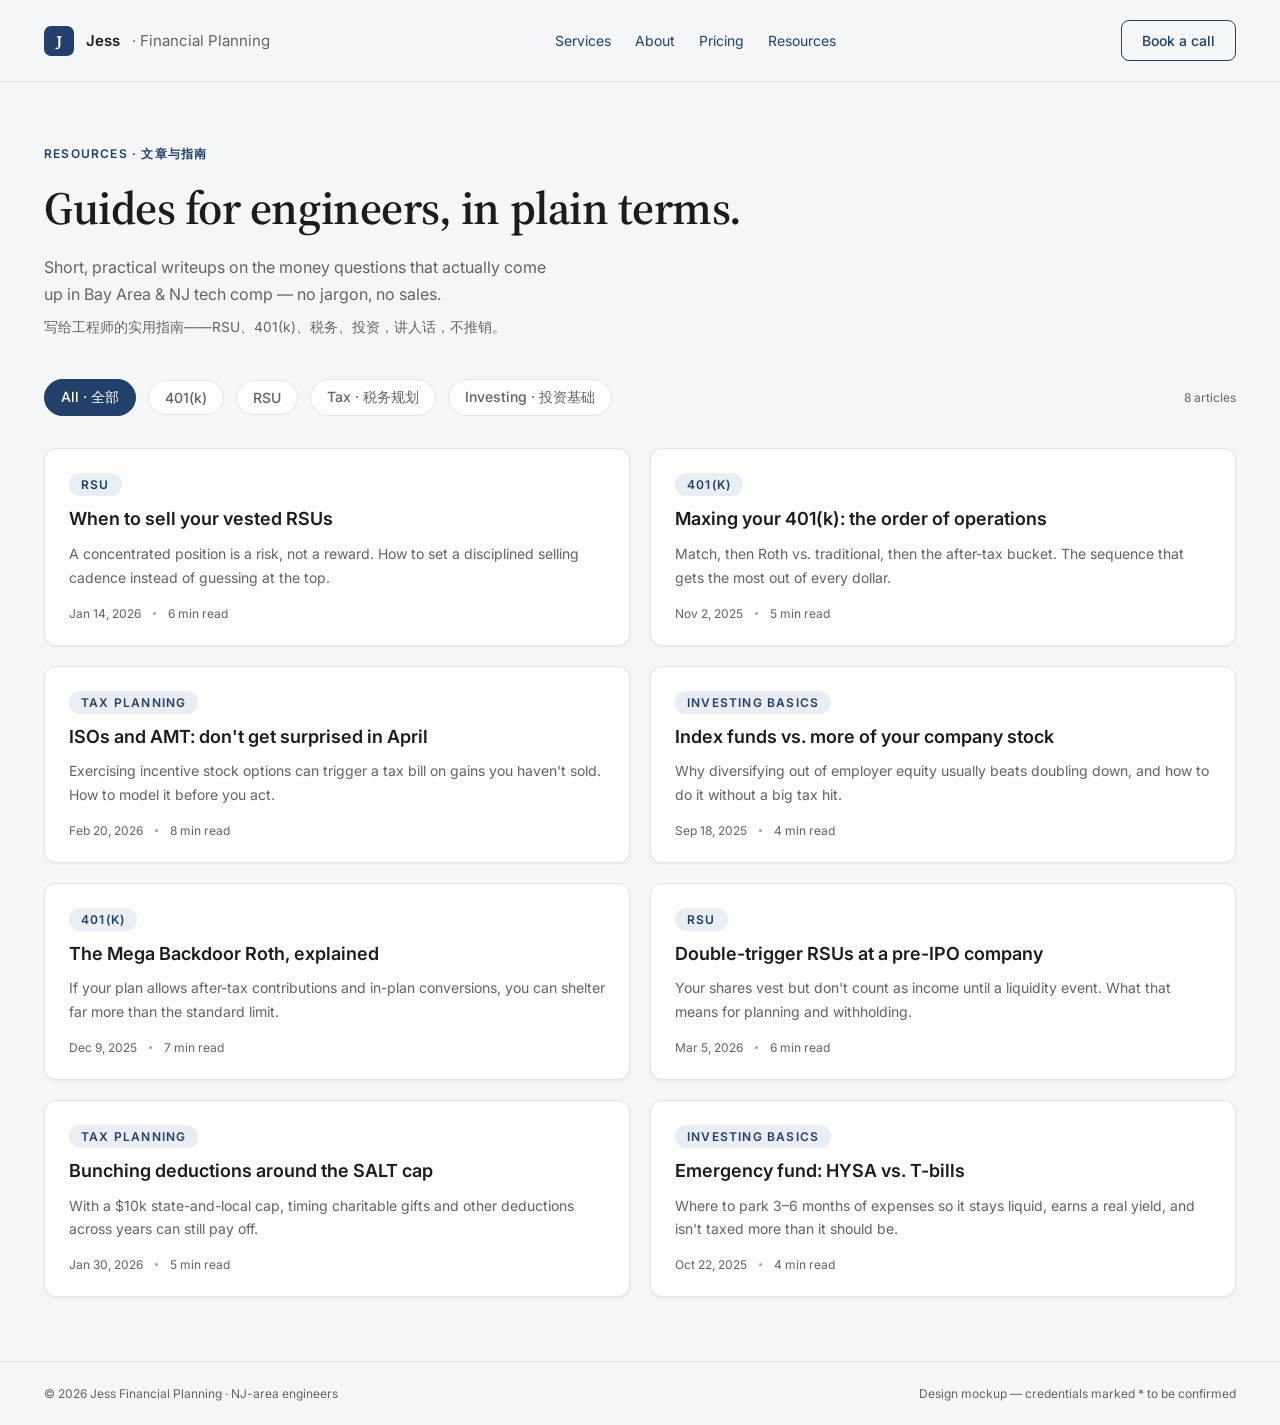
<file: resources.html>
<!DOCTYPE html>
<html lang="zh-Hans">
<head>
<meta charset="utf-8">
<meta name="viewport" content="width=device-width, initial-scale=1">
<title>Resources · Jess Financial Planning</title>
<link rel="stylesheet" href="styles.css">
<style>
  body{margin:0;background:var(--surface-page);color:var(--fg-1);font-family:var(--font-body)}
  a{color:var(--accent)}a:hover{color:var(--accent-strong)}
  .page *{box-sizing:border-box}
  .serif{font-family:var(--font-display)}
  .zh{display:block;color:var(--fg-2);font-size:.86em;margin-top:var(--space-2)}
  .nav{display:flex;align-items:center;justify-content:space-between;padding:var(--space-5) var(--gutter);border-bottom:1px solid var(--border-1)}
  .brand{display:flex;align-items:center;gap:var(--space-3);font-weight:var(--fw-semibold);font-size:var(--text-body)}
  .mark{width:30px;height:30px;border-radius:var(--radius-sm);background:var(--accent);color:var(--fg-on-accent);display:grid;place-items:center;font-family:var(--font-display);font-size:var(--text-lead);font-weight:var(--fw-semibold)}
  .navlinks{display:flex;gap:var(--space-6);font-size:var(--text-sm);color:var(--fg-2)}
  .navlinks a{text-decoration:none}.navlinks a:hover{color:var(--accent)}
  .navlinks a[aria-current="page"]{color:var(--accent)}
  @media(max-width:640px){.navlinks{display:none}}
  .btn{display:inline-flex;align-items:center;justify-content:center;gap:var(--space-2);font-family:var(--font-body);font-size:var(--text-sm);font-weight:var(--fw-medium);padding:11px 20px;border-radius:var(--radius-md);border:1px solid transparent;cursor:pointer;text-decoration:none;transition:background .15s,color .15s,border-color .15s}
  .btn-outline{border-color:var(--accent);color:var(--accent);background:transparent}
  .btn-outline:hover{background:var(--accent-soft)}
  .foot{padding:var(--space-6) var(--gutter);border-top:1px solid var(--border-1);display:flex;justify-content:space-between;gap:var(--space-4);flex-wrap:wrap;color:var(--fg-2);font-size:var(--text-caption)}
  .eyebrow{font-size:var(--text-caption);letter-spacing:var(--tracking-eyebrow);text-transform:uppercase;color:var(--accent);font-weight:var(--fw-semibold)}
  .h1{font-size:var(--text-h1);line-height:var(--lh-tight);font-weight:var(--fw-semibold);letter-spacing:var(--tracking-tight);margin:0}
  .lead{font-size:var(--text-lead);line-height:var(--lh-body);color:var(--fg-2);max-width:52ch;margin:0}
  .head{display:flex;flex-direction:column;gap:var(--space-5);padding:var(--section-y) var(--gutter) var(--space-10)}
  .filters{display:flex;flex-wrap:wrap;gap:var(--space-3);padding:0 var(--gutter) var(--space-8);align-items:center}
  .chip{font-family:var(--font-body);font-size:var(--text-sm);font-weight:var(--fw-medium);padding:var(--space-2) var(--space-4);border-radius:var(--radius-pill);border:1px solid var(--border-1);background:var(--surface-card);color:var(--fg-2);cursor:pointer;transition:background .15s,color .15s,border-color .15s}
  .chip:hover{border-color:var(--accent);color:var(--accent)}
  .chip-active{background:var(--accent);border-color:var(--accent);color:var(--fg-on-accent)}
  .chip-active:hover{color:var(--fg-on-accent)}
  .count{font-size:var(--text-caption);color:var(--fg-2);margin-left:auto}
  .articles{display:grid;grid-template-columns:repeat(2,1fr);gap:var(--space-5);padding:0 var(--gutter) var(--section-y)}
  .art{display:flex;flex-direction:column;gap:var(--space-3);background:var(--surface-card);border:1px solid var(--border-1);border-radius:var(--radius-lg);padding:var(--card-pad);box-shadow:var(--shadow-sm);text-decoration:none;color:inherit;transition:box-shadow .15s,border-color .15s}
  .art:hover{box-shadow:var(--shadow-md);border-color:var(--accent-soft)}
  .art[hidden]{display:none}
  .art-tag{align-self:flex-start;font-size:var(--text-caption);font-weight:var(--fw-semibold);letter-spacing:var(--tracking-eyebrow);text-transform:uppercase;color:var(--accent);background:var(--accent-soft);padding:var(--space-1) var(--space-3);border-radius:var(--radius-pill)}
  .art-title{font-size:var(--text-h4);font-weight:var(--fw-semibold);line-height:var(--lh-heading);margin:0;color:var(--fg-1)}
  .art-sum{margin:0;font-size:var(--text-sm);line-height:var(--lh-body);color:var(--fg-2);display:-webkit-box;-webkit-line-clamp:2;-webkit-box-orient:vertical;overflow:hidden}
  .art-meta{display:flex;gap:var(--space-3);align-items:center;font-size:var(--text-caption);color:var(--fg-2);margin-top:var(--space-1)}
  .art-meta .dot{width:3px;height:3px;border-radius:50%;background:var(--fg-2);opacity:.6}
  @media(max-width:640px){.articles{grid-template-columns:1fr}}
</style>
</head>
<body>

<div class="page" data-accent="navy">
  <nav class="nav">
    <div class="brand"><span class="mark">J</span> Jess <span style="color:var(--fg-2);font-weight:var(--fw-regular)">· Financial Planning</span></div>
    <div class="navlinks">
      <a href="理财顾问落地页.html#services">Services</a>
      <a href="理财顾问落地页.html#about">About</a>
      <a href="理财顾问落地页.html#pricing">Pricing</a>
      <a href="resources.html" aria-current="page">Resources</a>
    </div>
    <a href="理财顾问落地页.html#book" class="btn btn-outline">Book a call</a>
  </nav>

  <header class="head">
    <span class="eyebrow">Resources · 文章与指南</span>
    <h1 class="h1 serif">Guides for engineers, in plain terms.</h1>
    <p class="lead">Short, practical writeups on the money questions that actually come up in Bay Area & NJ tech comp — no jargon, no sales.
      <span class="zh">写给工程师的实用指南——RSU、401(k)、税务、投资，讲人话，不推销。</span></p>
  </header>

  <div class="filters">
    <button type="button" class="chip chip-active" data-filter="all">All · 全部</button>
    <button type="button" class="chip" data-filter="401k">401(k)</button>
    <button type="button" class="chip" data-filter="rsu">RSU</button>
    <button type="button" class="chip" data-filter="tax">Tax · 税务规划</button>
    <button type="button" class="chip" data-filter="invest">Investing · 投资基础</button>
    <span class="count">8 articles</span>
  </div>

  <section class="articles">
    <a class="art" href="#" data-topic="rsu">
      <span class="art-tag">RSU</span>
      <h2 class="art-title">When to sell your vested RSUs</h2>
      <p class="art-sum">A concentrated position is a risk, not a reward. How to set a disciplined selling cadence instead of guessing at the top.</p>
      <div class="art-meta"><span>Jan 14, 2026</span><span class="dot"></span><span>6 min read</span></div>
    </a>
    <a class="art" href="#" data-topic="401k">
      <span class="art-tag">401(k)</span>
      <h2 class="art-title">Maxing your 401(k): the order of operations</h2>
      <p class="art-sum">Match, then Roth vs. traditional, then the after-tax bucket. The sequence that gets the most out of every dollar.</p>
      <div class="art-meta"><span>Nov 2, 2025</span><span class="dot"></span><span>5 min read</span></div>
    </a>
    <a class="art" href="#" data-topic="tax">
      <span class="art-tag">Tax Planning</span>
      <h2 class="art-title">ISOs and AMT: don't get surprised in April</h2>
      <p class="art-sum">Exercising incentive stock options can trigger a tax bill on gains you haven't sold. How to model it before you act.</p>
      <div class="art-meta"><span>Feb 20, 2026</span><span class="dot"></span><span>8 min read</span></div>
    </a>
    <a class="art" href="#" data-topic="invest">
      <span class="art-tag">Investing Basics</span>
      <h2 class="art-title">Index funds vs. more of your company stock</h2>
      <p class="art-sum">Why diversifying out of employer equity usually beats doubling down, and how to do it without a big tax hit.</p>
      <div class="art-meta"><span>Sep 18, 2025</span><span class="dot"></span><span>4 min read</span></div>
    </a>
    <a class="art" href="#" data-topic="401k">
      <span class="art-tag">401(k)</span>
      <h2 class="art-title">The Mega Backdoor Roth, explained</h2>
      <p class="art-sum">If your plan allows after-tax contributions and in-plan conversions, you can shelter far more than the standard limit.</p>
      <div class="art-meta"><span>Dec 9, 2025</span><span class="dot"></span><span>7 min read</span></div>
    </a>
    <a class="art" href="#" data-topic="rsu">
      <span class="art-tag">RSU</span>
      <h2 class="art-title">Double-trigger RSUs at a pre-IPO company</h2>
      <p class="art-sum">Your shares vest but don't count as income until a liquidity event. What that means for planning and withholding.</p>
      <div class="art-meta"><span>Mar 5, 2026</span><span class="dot"></span><span>6 min read</span></div>
    </a>
    <a class="art" href="#" data-topic="tax">
      <span class="art-tag">Tax Planning</span>
      <h2 class="art-title">Bunching deductions around the SALT cap</h2>
      <p class="art-sum">With a $10k state-and-local cap, timing charitable gifts and other deductions across years can still pay off.</p>
      <div class="art-meta"><span>Jan 30, 2026</span><span class="dot"></span><span>5 min read</span></div>
    </a>
    <a class="art" href="#" data-topic="invest">
      <span class="art-tag">Investing Basics</span>
      <h2 class="art-title">Emergency fund: HYSA vs. T-bills</h2>
      <p class="art-sum">Where to park 3–6 months of expenses so it stays liquid, earns a real yield, and isn't taxed more than it should be.</p>
      <div class="art-meta"><span>Oct 22, 2025</span><span class="dot"></span><span>4 min read</span></div>
    </a>
  </section>

  <footer class="foot">
    <span>© 2026 Jess Financial Planning · NJ-area engineers</span>
    <span>Design mockup — credentials marked * to be confirmed</span>
  </footer>
</div>

<script>
(function() {
  var chips = document.querySelectorAll('.chip[data-filter]');
  var articles = document.querySelectorAll('.art[data-topic]');
  var countEl = document.querySelector('.count');

  chips.forEach(function(chip) {
    chip.addEventListener('click', function() {
      var filter = this.getAttribute('data-filter');
      chips.forEach(function(c) { c.classList.remove('chip-active'); });
      this.classList.add('chip-active');
      var visible = 0;
      articles.forEach(function(art) {
        var show = filter === 'all' || art.getAttribute('data-topic') === filter;
        art.hidden = !show;
        if (show) visible++;
      });
      countEl.textContent = visible + (visible === 1 ? ' article' : ' articles');
    });
  });
})();
</script>

</body>
</html>
</file>
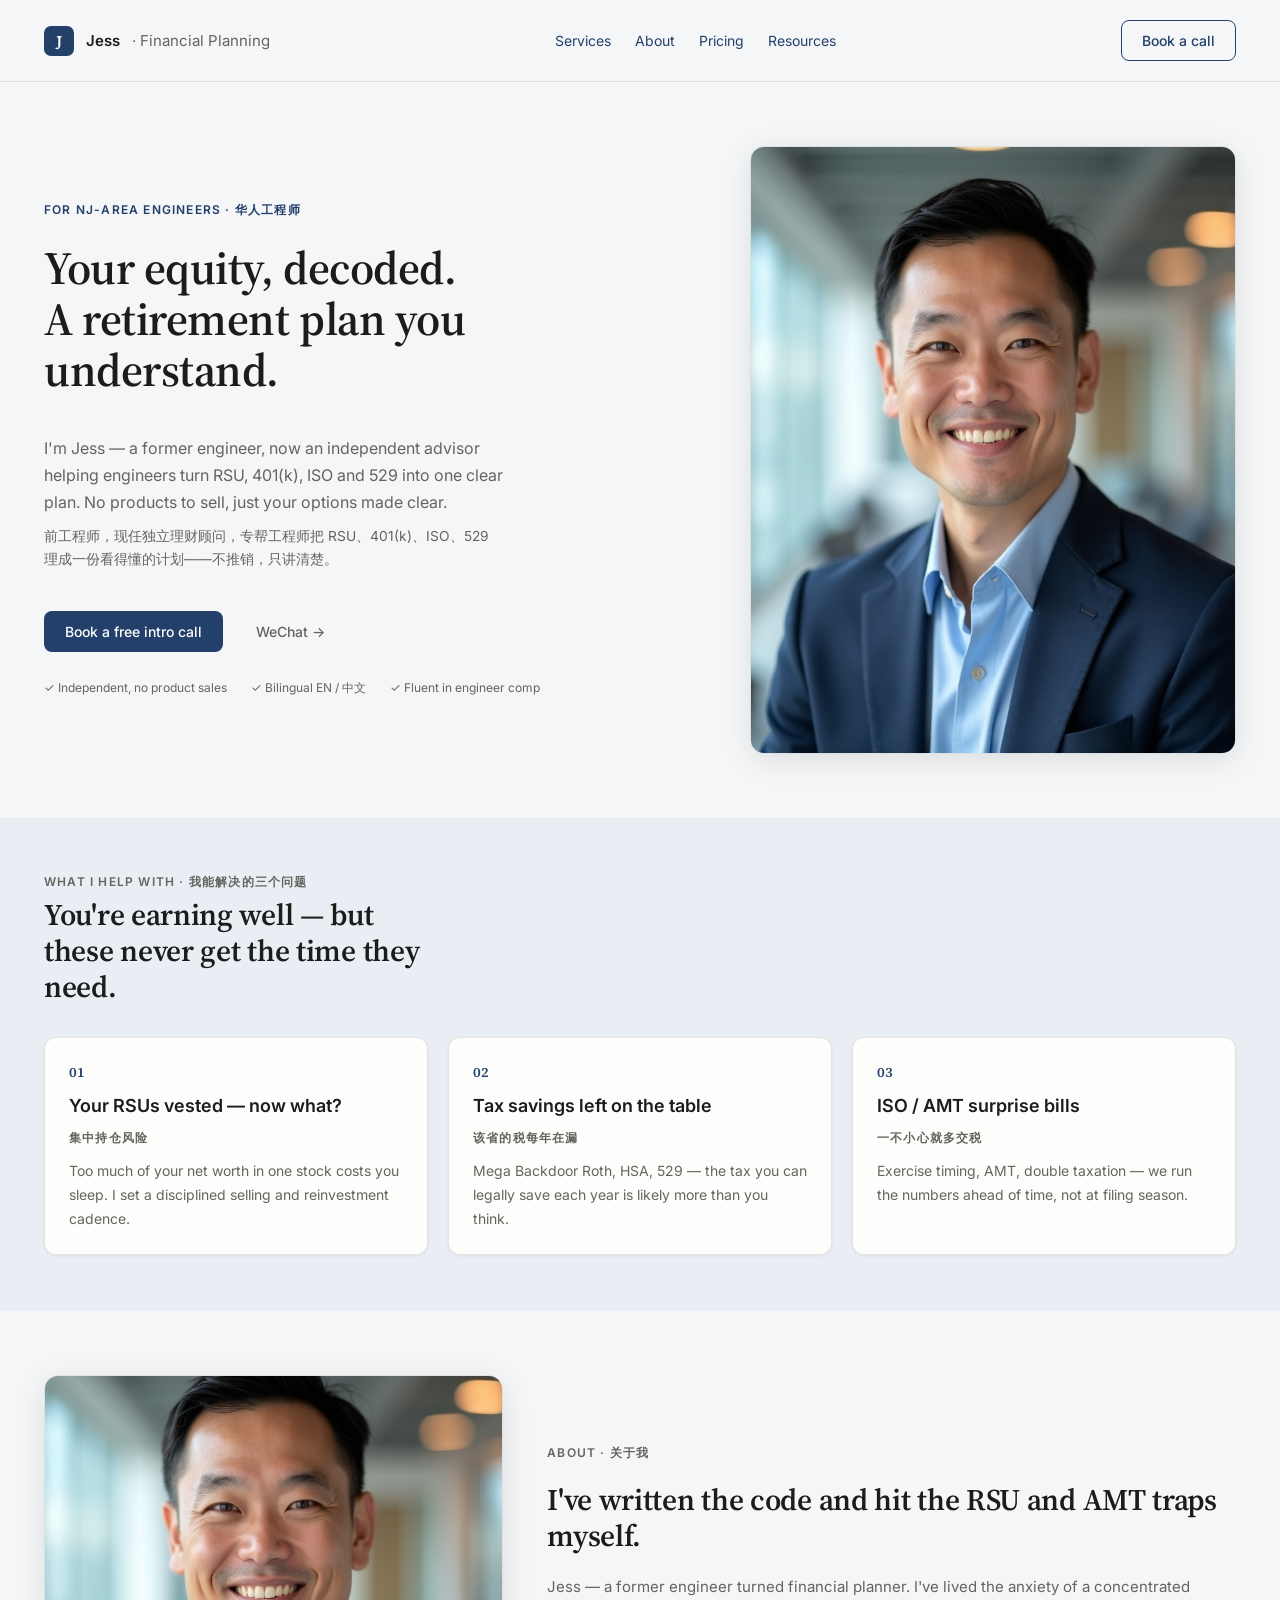
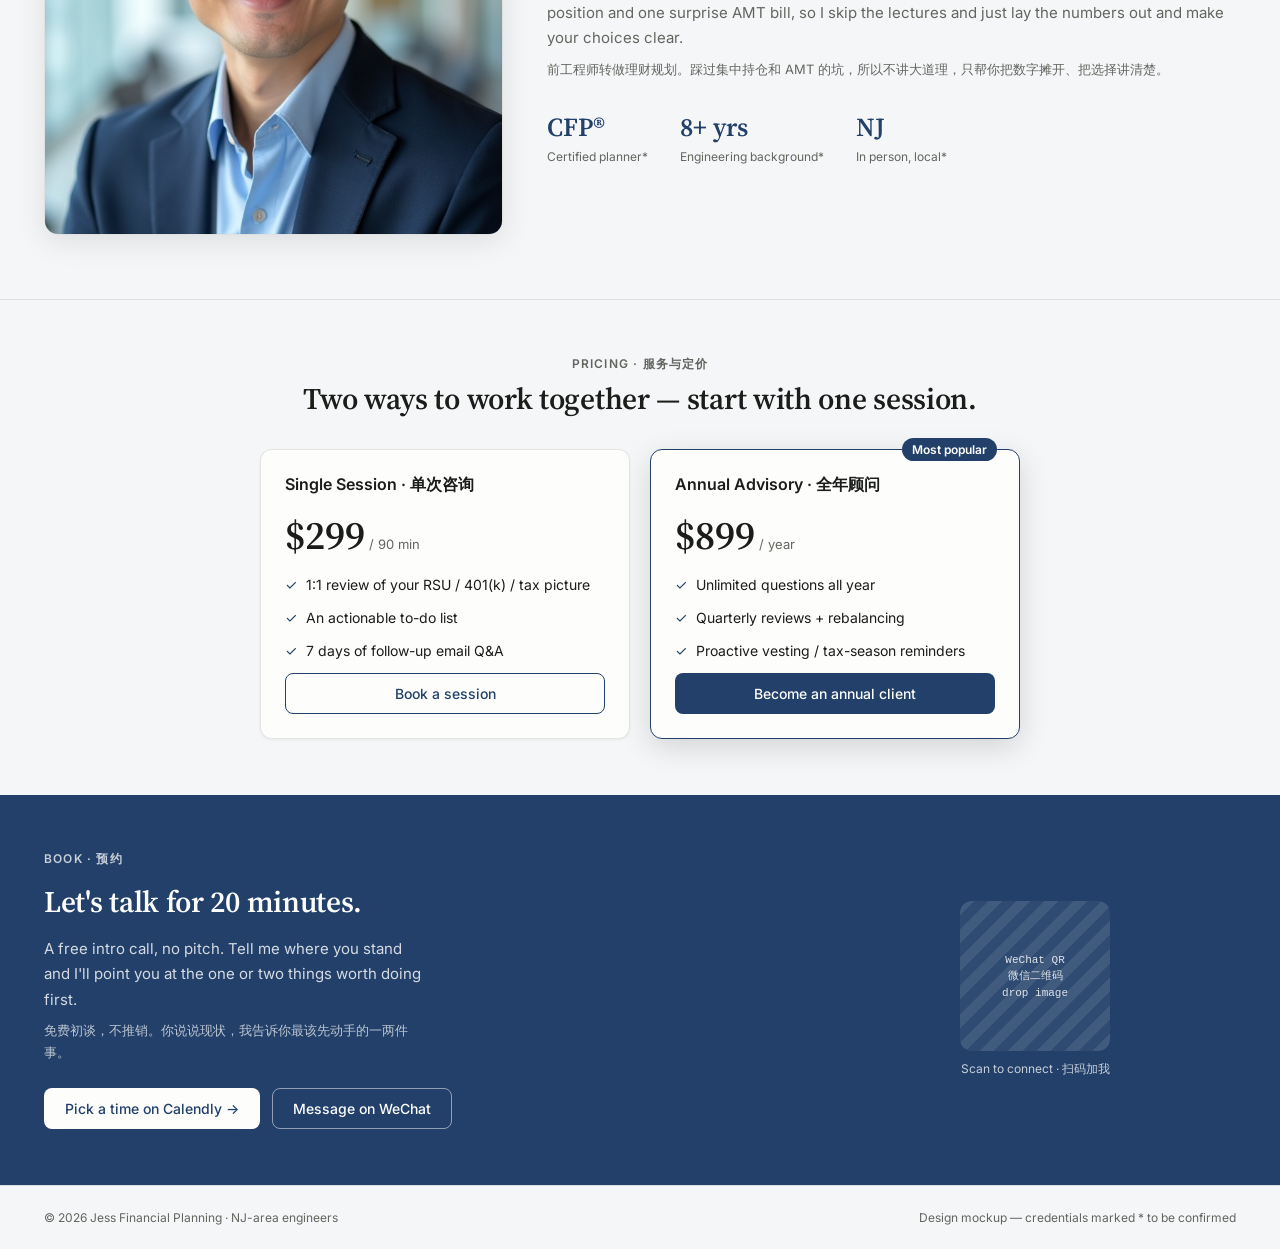
<file: 理财顾问落地页.html>
<!DOCTYPE html>
<html lang="zh-Hans">
<head>
<meta charset="utf-8">
<meta name="viewport" content="width=device-width, initial-scale=1">
<title>Jess · Financial Planning</title>
<link rel="stylesheet" href="styles.css">
<style>
  body{margin:0;background:var(--surface-page);color:var(--fg-1);font-family:var(--font-body)}
  a{color:var(--accent)}a:hover{color:var(--accent-strong)}
  .page *{box-sizing:border-box}
  .serif{font-family:var(--font-display)}
  .zh{display:block;color:var(--fg-2);font-size:.86em;margin-top:8px}
  .sec{padding:0 var(--gutter)}
  .nav{display:flex;align-items:center;justify-content:space-between;padding:var(--space-5) var(--gutter);border-bottom:1px solid var(--border-1)}
  .brand{display:flex;align-items:center;gap:var(--space-3);font-weight:var(--fw-semibold);font-size:15px}
  .mark{width:30px;height:30px;border-radius:var(--radius-sm);background:var(--accent);color:var(--fg-on-accent);display:grid;place-items:center;font-family:var(--font-display);font-size:16px;font-weight:var(--fw-semibold)}
  .navlinks{display:flex;gap:var(--space-6);font-size:var(--text-sm);color:var(--fg-2)}
  .navlinks a{text-decoration:none}.navlinks a:hover{color:var(--accent)}
  @media(max-width:640px){.navlinks{display:none}}
  .btn{display:inline-flex;align-items:center;justify-content:center;gap:var(--space-2);font-family:var(--font-body);font-size:var(--text-sm);font-weight:var(--fw-medium);padding:11px 20px;border-radius:var(--radius-md);border:1px solid transparent;cursor:pointer;text-decoration:none;transition:background .15s,color .15s,border-color .15s}
  .btn-primary{background:var(--accent);color:var(--fg-on-accent)}
  .btn-primary:hover{background:var(--accent-strong)}
  .btn-outline{border-color:var(--accent);color:var(--accent);background:transparent}
  .btn-outline:hover{background:var(--accent-soft)}
  .btn-ghost{color:var(--fg-2);background:transparent}.btn-ghost:hover{color:var(--fg-1)}
  .btn-on-accent{background:var(--fg-on-accent);color:var(--accent)}
  .btn-block{width:100%}
  .kicker{display:inline-flex;align-items:center;gap:8px;font-size:var(--text-caption);letter-spacing:var(--tracking-eyebrow);text-transform:uppercase;color:var(--accent);font-weight:var(--fw-semibold)}
  .eyebrow{font-size:var(--text-caption);letter-spacing:var(--tracking-eyebrow);text-transform:uppercase;color:var(--fg-2);font-weight:var(--fw-semibold)}
  .h1{font-size:var(--text-h1);line-height:var(--lh-tight);font-weight:var(--fw-semibold);letter-spacing:var(--tracking-tight);margin:0}
  .lead{font-size:var(--text-lead);line-height:var(--lh-body);color:var(--fg-2);max-width:46ch}
  .h2{font-size:var(--text-h2);line-height:var(--lh-heading);font-weight:var(--fw-semibold);letter-spacing:var(--tracking-tight);margin:0}
  .hero{display:grid;grid-template-columns:1.15fr .85fr;gap:var(--space-12);padding:var(--section-y) var(--gutter);align-items:center}
  .hero-copy{display:flex;flex-direction:column;gap:var(--space-6)}
  .trust{display:flex;gap:var(--space-6);flex-wrap:wrap;font-size:var(--text-caption);color:var(--fg-2);margin-top:var(--space-1)}
  .frame{border-radius:var(--radius-xl);overflow:hidden;border:1px solid var(--border-1);box-shadow:var(--shadow-md)}
  .frame img{display:block;width:100%;height:100%;object-fit:cover}
  .band-tint{background:var(--accent-soft)}
  .cards3{display:grid;grid-template-columns:repeat(3,1fr);gap:var(--space-5)}
  .card{background:var(--surface-card);border:1px solid var(--border-1);border-radius:var(--radius-lg);padding:var(--card-pad);box-shadow:var(--shadow-sm);display:flex;flex-direction:column;gap:var(--space-3)}
  .pnum{font-family:var(--font-display);font-size:var(--text-sm);color:var(--accent);font-weight:var(--fw-semibold)}
  .ctitle{font-weight:var(--fw-semibold);font-size:var(--text-h4);line-height:1.35}
  .cbody{margin:0;font-size:var(--text-sm);line-height:var(--lh-body);color:var(--fg-2)}
  .about{display:grid;grid-template-columns:.8fr 1.2fr;gap:var(--space-11);padding:var(--section-y) var(--gutter);align-items:center}
  .about-stats{display:flex;gap:var(--space-8);margin-top:var(--space-2)}
  .about-stats b{font-family:var(--font-display);font-size:var(--text-stat);font-weight:var(--fw-semibold);color:var(--accent);display:block}
  .about-stats span{font-size:var(--text-caption);color:var(--fg-2)}
  .pricing{padding:var(--band-y) var(--gutter);border-top:1px solid var(--border-1)}
  .price-head{display:flex;flex-direction:column;align-items:center;text-align:center;gap:var(--space-2);margin-bottom:var(--space-8)}
  .tiers{display:grid;grid-template-columns:1fr 1fr;gap:var(--space-5);max-width:760px;margin:0 auto}
  .tier{position:relative}
  .tier-featured{border-color:var(--accent);box-shadow:var(--shadow-lg)}
  .tag{position:absolute;top:-12px;right:22px;font-size:var(--text-caption);font-weight:var(--fw-semibold);color:var(--fg-on-accent);background:var(--accent);padding:4px 10px;border-radius:var(--radius-pill)}
  .price{display:flex;align-items:baseline;gap:4px}
  .price b{font-family:var(--font-display);font-size:var(--text-price);font-weight:var(--fw-semibold)}
  .price small{color:var(--fg-2);font-size:13px}
  .feat{display:flex;flex-direction:column;gap:var(--space-3);font-size:var(--text-sm);line-height:1.5}
  .feat div{display:flex;gap:9px}.chk{color:var(--accent);flex:none}
  .booking{padding:var(--band-y) var(--gutter);background:var(--accent);color:var(--fg-on-accent);display:grid;grid-template-columns:1.3fr .7fr;gap:var(--space-11);align-items:center}
  .booking .h2{color:var(--fg-on-accent)}
  .booking .b-lead{margin:0;font-size:var(--text-body);line-height:var(--lh-body);color:color-mix(in srgb,var(--fg-on-accent) 82%,transparent);max-width:42ch}
  .qr{width:150px;height:150px;border-radius:var(--radius-lg);display:grid;place-items:center;text-align:center;font:11px/1.5 ui-monospace,monospace;color:color-mix(in srgb,var(--fg-on-accent) 85%,transparent);background:repeating-linear-gradient(135deg,color-mix(in srgb,var(--fg-on-accent) 14%,transparent) 0 10px,color-mix(in srgb,var(--fg-on-accent) 6%,transparent) 10px 20px)}
  .foot{padding:var(--space-6) var(--gutter);border-top:1px solid var(--border-1);display:flex;justify-content:space-between;gap:var(--space-4);flex-wrap:wrap;color:var(--fg-2);font-size:var(--text-caption)}
  @media(max-width:820px){.hero,.about,.booking{grid-template-columns:1fr}.cards3{grid-template-columns:1fr}.tiers{grid-template-columns:1fr}.about .frame{order:-1}}
</style>
</head>
<body>

<div class="page" data-accent="navy">
  <nav class="nav">
    <div class="brand"><span class="mark">J</span> Jess <span style="color:var(--fg-2);font-weight:var(--fw-regular)">· Financial Planning</span></div>
    <div class="navlinks"><a href="#services">Services</a><a href="#about">About</a><a href="#pricing">Pricing</a><a href="resources.html">Resources</a></div>
    <a href="#book" class="btn btn-outline">Book a call</a>
  </nav>

  <section class="hero">
    <div class="hero-copy">
      <span class="kicker">For NJ-area engineers · 华人工程师</span>
      <h1 class="h1 serif">Your equity, decoded.<br>A retirement plan you understand.</h1>
      <p class="lead">I'm Jess — a former engineer, now an independent advisor helping engineers turn RSU, 401(k), ISO and 529 into one clear plan. No products to sell, just your options made clear.
        <span class="zh">前工程师，现任独立理财顾问，专帮工程师把 RSU、401(k)、ISO、529 理成一份看得懂的计划——不推销，只讲清楚。</span></p>
      <div style="display:flex;gap:var(--space-3);flex-wrap:wrap">
        <a href="#book" class="btn btn-primary">Book a free intro call</a>
        <a href="#book" class="btn btn-ghost">WeChat →</a>
      </div>
      <div class="trust"><span>✓ Independent, no product sales</span><span>✓ Bilingual EN / 中文</span><span>✓ Fluent in engineer comp</span></div>
    </div>
    <div class="frame" style="aspect-ratio:4/5"><img src="uploads/about.jpg" alt="Jess"></div>
  </section>

  <section class="sec band-tint" style="padding-top:var(--band-y);padding-bottom:var(--band-y)" id="services">
    <div style="display:flex;flex-direction:column;gap:6px;margin-bottom:var(--space-8)">
      <span class="eyebrow">What I help with · 我能解决的三个问题</span>
      <h2 class="h2 serif" style="max-width:26ch">You're earning well — but these never get the time they need.</h2>
    </div>
    <div class="cards3">
      <div class="card"><span class="pnum">01</span><div class="ctitle">Your RSUs vested — now what?</div><div class="eyebrow" style="color:var(--fg-2)">集中持仓风险</div><p class="cbody">Too much of your net worth in one stock costs you sleep. I set a disciplined selling and reinvestment cadence.</p></div>
      <div class="card"><span class="pnum">02</span><div class="ctitle">Tax savings left on the table</div><div class="eyebrow" style="color:var(--fg-2)">该省的税每年在漏</div><p class="cbody">Mega Backdoor Roth, HSA, 529 — the tax you can legally save each year is likely more than you think.</p></div>
      <div class="card"><span class="pnum">03</span><div class="ctitle">ISO / AMT surprise bills</div><div class="eyebrow" style="color:var(--fg-2)">一不小心就多交税</div><p class="cbody">Exercise timing, AMT, double taxation — we run the numbers ahead of time, not at filing season.</p></div>
    </div>
  </section>

  <section class="about" id="about">
    <div class="frame" style="aspect-ratio:1/1"><img src="uploads/about.jpg" alt="Jess"></div>
    <div style="display:flex;flex-direction:column;gap:var(--space-5)">
      <span class="eyebrow">About · 关于我</span>
      <h2 class="h2 serif">I've written the code and hit the RSU and AMT traps myself.</h2>
      <p style="margin:0;font-size:var(--text-body);line-height:var(--lh-body);color:var(--fg-2)">Jess — a former engineer turned financial planner. I've lived the anxiety of a concentrated position and one surprise AMT bill, so I skip the lectures and just lay the numbers out and make your choices clear.
        <span class="zh">前工程师转做理财规划。踩过集中持仓和 AMT 的坑，所以不讲大道理，只帮你把数字摊开、把选择讲清楚。</span></p>
      <div class="about-stats">
        <div><b>CFP®</b><span>Certified planner*</span></div>
        <div><b>8+ yrs</b><span>Engineering background*</span></div>
        <div><b>NJ</b><span>In person, local*</span></div>
      </div>
    </div>
  </section>

  <section class="pricing" id="pricing">
    <div class="price-head">
      <span class="eyebrow">Pricing · 服务与定价</span>
      <h2 class="h2 serif">Two ways to work together — start with one session.</h2>
    </div>
    <div class="tiers">
      <div class="card tier">
        <div style="font-weight:var(--fw-semibold);font-size:16px">Single Session · 单次咨询</div>
        <div class="price"><b>$299</b><small>/ 90 min</small></div>
        <div class="feat">
          <div><span class="chk">✓</span>1:1 review of your RSU / 401(k) / tax picture</div>
          <div><span class="chk">✓</span>An actionable to-do list</div>
          <div><span class="chk">✓</span>7 days of follow-up email Q&amp;A</div>
        </div>
        <a href="#book" class="btn btn-outline btn-block" style="margin-top:auto">Book a session</a>
      </div>
      <div class="card tier tier-featured">
        <span class="tag">Most popular</span>
        <div style="font-weight:var(--fw-semibold);font-size:16px">Annual Advisory · 全年顾问</div>
        <div class="price"><b>$899</b><small>/ year</small></div>
        <div class="feat">
          <div><span class="chk">✓</span>Unlimited questions all year</div>
          <div><span class="chk">✓</span>Quarterly reviews + rebalancing</div>
          <div><span class="chk">✓</span>Proactive vesting / tax-season reminders</div>
        </div>
        <a href="#book" class="btn btn-primary btn-block" style="margin-top:auto">Become an annual client</a>
      </div>
    </div>
  </section>

  <section class="booking" id="book">
    <div style="display:flex;flex-direction:column;gap:var(--space-4)">
      <span class="eyebrow" style="color:color-mix(in srgb,var(--fg-on-accent) 75%,transparent)">Book · 预约</span>
      <h2 class="h2 serif">Let's talk for 20 minutes.</h2>
      <p class="b-lead">A free intro call, no pitch. Tell me where you stand and I'll point you at the one or two things worth doing first.
        <span class="zh" style="color:color-mix(in srgb,var(--fg-on-accent) 70%,transparent)">免费初谈，不推销。你说说现状，我告诉你最该先动手的一两件事。</span></p>
      <div style="display:flex;gap:var(--space-3);flex-wrap:wrap;margin-top:var(--space-2)">
        <a href="#book" class="btn btn-on-accent">Pick a time on Calendly →</a>
        <a href="#book" class="btn" style="border-color:color-mix(in srgb,var(--fg-on-accent) 50%,transparent);color:var(--fg-on-accent)">Message on WeChat</a>
      </div>
    </div>
    <div style="display:flex;flex-direction:column;align-items:center;gap:10px">
      <div class="qr">WeChat QR<br>微信二维码<br>drop image</div>
      <span style="font-size:var(--text-caption);color:color-mix(in srgb,var(--fg-on-accent) 75%,transparent)">Scan to connect · 扫码加我</span>
    </div>
  </section>

  <footer class="foot">
    <span>© 2026 Jess Financial Planning · NJ-area engineers</span>
    <span>Design mockup — credentials marked * to be confirmed</span>
  </footer>
</div>

</body>
</html>
</file>
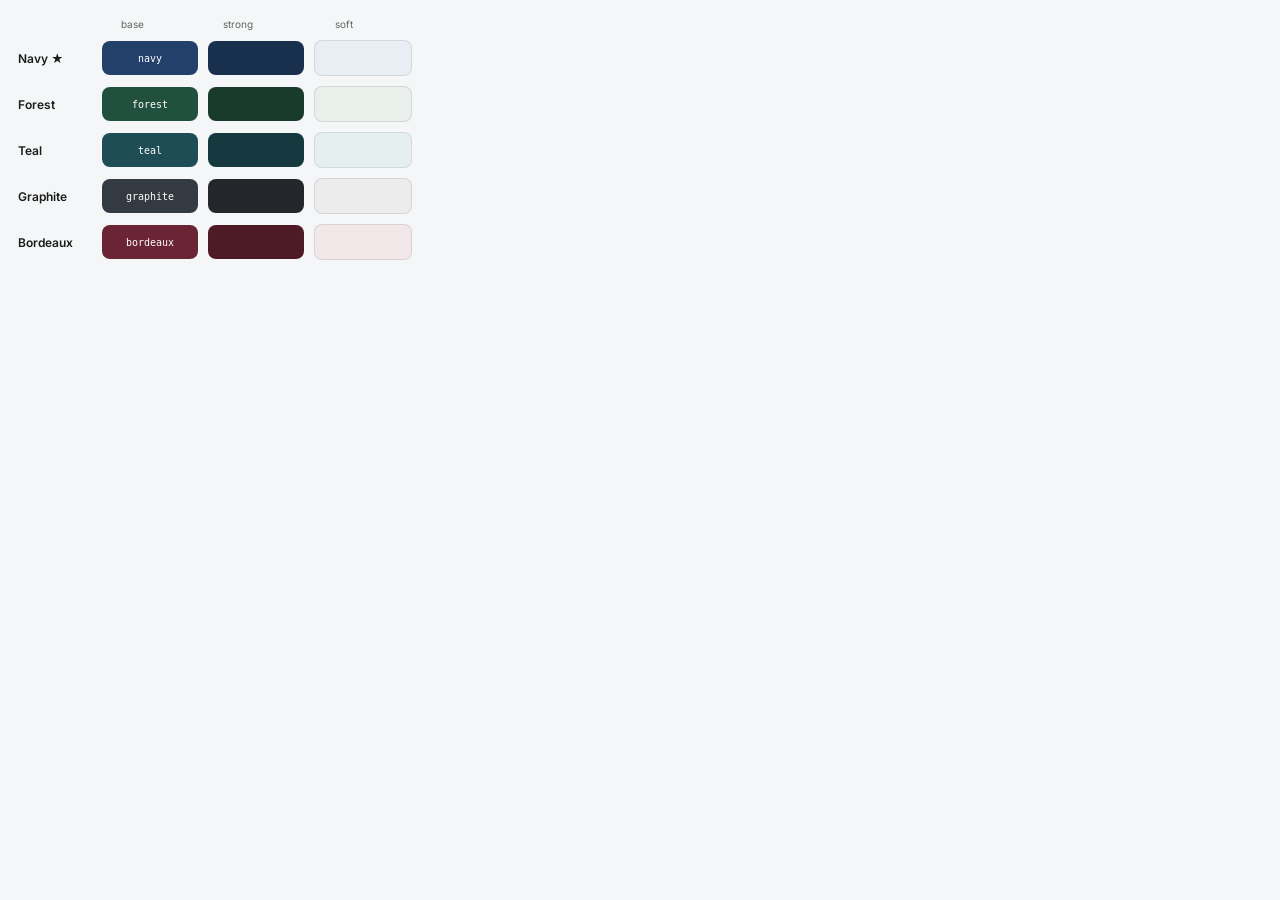
<file: guidelines/colors-accents.card.html>
<!-- @dsCard group="Colors" viewport="700x230" name="Accent palettes" subtitle="Five low-chroma themes — base / strong / soft. Navy is default." -->
<!DOCTYPE html><html><head><meta charset="utf-8"><link rel="stylesheet" href="../styles.css">
<style>body{margin:0;font-family:var(--font-body);background:var(--surface-page);padding:18px;display:flex;flex-direction:column;gap:10px}
.row{display:flex;align-items:center;gap:10px}
.lab{width:74px;font-size:12px;font-weight:600;color:var(--fg-1)}
.chip{width:96px;height:34px;border-radius:var(--radius-md);display:flex;align-items:center;justify-content:center;font-size:10px;font-family:ui-monospace,monospace;color:#fff}
.chip.soft{color:var(--fg-1);border:1px solid var(--border-1)}
.tag{font-size:10px;color:var(--fg-2);width:56px}</style>
</head><body>
<div class="row"><span class="tag"></span><span class="tag" style="width:96px;text-align:center">base</span><span class="tag" style="width:96px;text-align:center">strong</span><span class="tag" style="width:96px;text-align:center">soft</span></div>
<div class="row"><span class="lab">Navy ★</span><div class="chip" style="background:var(--navy)">navy</div><div class="chip" style="background:var(--navy-strong)"></div><div class="chip soft" style="background:var(--navy-soft)"></div></div>
<div class="row"><span class="lab">Forest</span><div class="chip" style="background:var(--forest)">forest</div><div class="chip" style="background:var(--forest-strong)"></div><div class="chip soft" style="background:var(--forest-soft)"></div></div>
<div class="row"><span class="lab">Teal</span><div class="chip" style="background:var(--teal)">teal</div><div class="chip" style="background:var(--teal-strong)"></div><div class="chip soft" style="background:var(--teal-soft)"></div></div>
<div class="row"><span class="lab">Graphite</span><div class="chip" style="background:var(--graphite)">graphite</div><div class="chip" style="background:var(--graphite-strong)"></div><div class="chip soft" style="background:var(--graphite-soft)"></div></div>
<div class="row"><span class="lab">Bordeaux</span><div class="chip" style="background:var(--bordeaux)">bordeaux</div><div class="chip" style="background:var(--bordeaux-strong)"></div><div class="chip soft" style="background:var(--bordeaux-soft)"></div></div>
</body></html>
</file>
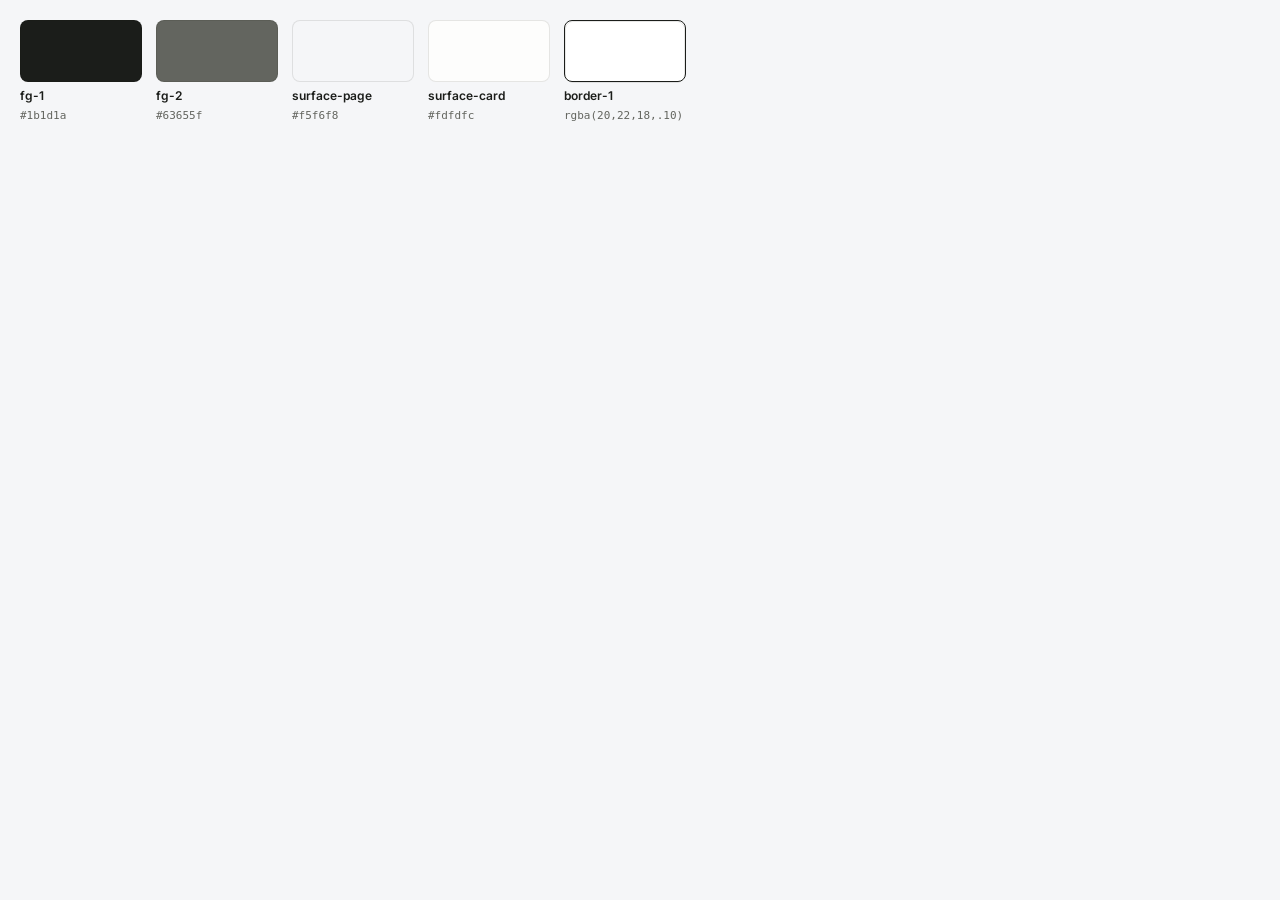
<file: guidelines/colors-neutrals.card.html>
<!-- @dsCard group="Colors" viewport="700x150" name="Neutrals & ink" subtitle="Toned off-whites and near-black — never pure #000/#fff" -->
<!DOCTYPE html><html><head><meta charset="utf-8"><link rel="stylesheet" href="../styles.css">
<style>body{margin:0;font-family:var(--font-body);background:var(--surface-page);padding:20px;display:flex;gap:14px;flex-wrap:wrap}
.sw{display:flex;flex-direction:column;gap:6px}
.chip{width:120px;height:60px;border-radius:var(--radius-md);border:1px solid var(--border-1)}
.n{font-size:12px;color:var(--fg-1);font-weight:600}.v{font-size:11px;color:var(--fg-2);font-family:ui-monospace,monospace}</style>
</head><body>
<div class="sw"><div class="chip" style="background:var(--fg-1)"></div><span class="n">fg-1</span><span class="v">#1b1d1a</span></div>
<div class="sw"><div class="chip" style="background:var(--fg-2)"></div><span class="n">fg-2</span><span class="v">#63655f</span></div>
<div class="sw"><div class="chip" style="background:var(--surface-page)"></div><span class="n">surface-page</span><span class="v">#f5f6f8</span></div>
<div class="sw"><div class="chip" style="background:var(--surface-card)"></div><span class="n">surface-card</span><span class="v">#fdfdfc</span></div>
<div class="sw"><div class="chip" style="background:#fff;border-color:var(--fg-1)"><div style="height:100%;border-radius:inherit;border:1px solid var(--border-1)"></div></div><span class="n">border-1</span><span class="v">rgba(20,22,18,.10)</span></div>
</body></html>
</file>
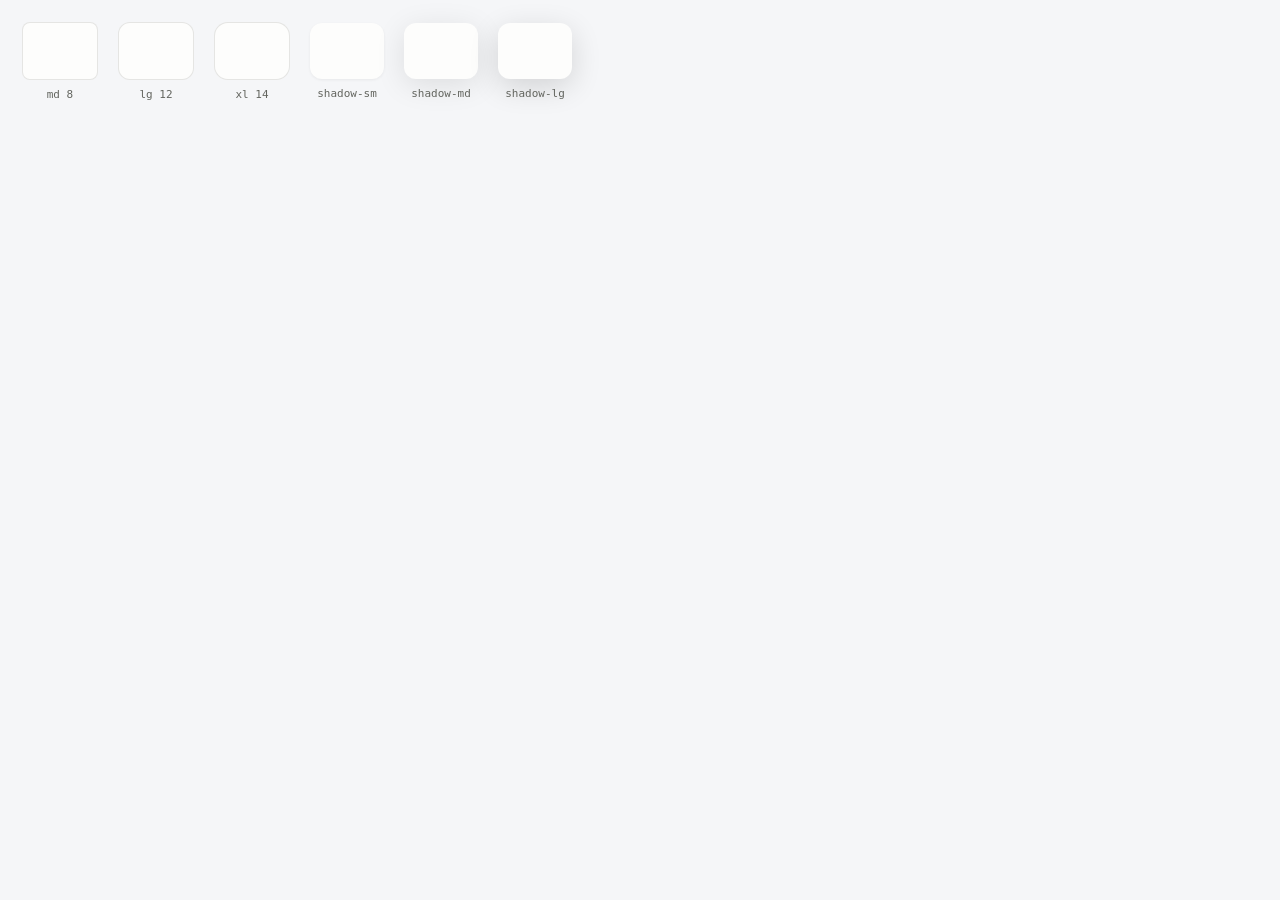
<file: guidelines/radius-shadow.card.html>
<!-- @dsCard group="Brand" viewport="700x170" name="Radius & elevation" subtitle="7/8/12/14/pill radii · soft ambient shadows" -->
<!DOCTYPE html><html><head><meta charset="utf-8"><link rel="stylesheet" href="../styles.css">
<style>body{margin:0;font-family:var(--font-body);background:var(--surface-page);padding:22px;display:flex;gap:20px;align-items:center;flex-wrap:wrap}
.b{display:flex;flex-direction:column;align-items:center;gap:8px}
.box{width:74px;height:56px;background:var(--surface-card);border:1px solid var(--border-1)}
.v{font-size:11px;color:var(--fg-2);font-family:ui-monospace,monospace}</style>
</head><body>
<div class="b"><div class="box" style="border-radius:var(--radius-md)"></div><span class="v">md 8</span></div>
<div class="b"><div class="box" style="border-radius:var(--radius-lg)"></div><span class="v">lg 12</span></div>
<div class="b"><div class="box" style="border-radius:var(--radius-xl)"></div><span class="v">xl 14</span></div>
<div class="b"><div class="box" style="border:none;border-radius:var(--radius-lg);box-shadow:var(--shadow-sm)"></div><span class="v">shadow-sm</span></div>
<div class="b"><div class="box" style="border:none;border-radius:var(--radius-lg);box-shadow:var(--shadow-md)"></div><span class="v">shadow-md</span></div>
<div class="b"><div class="box" style="border:none;border-radius:var(--radius-lg);box-shadow:var(--shadow-lg)"></div><span class="v">shadow-lg</span></div>
</body></html>
</file>
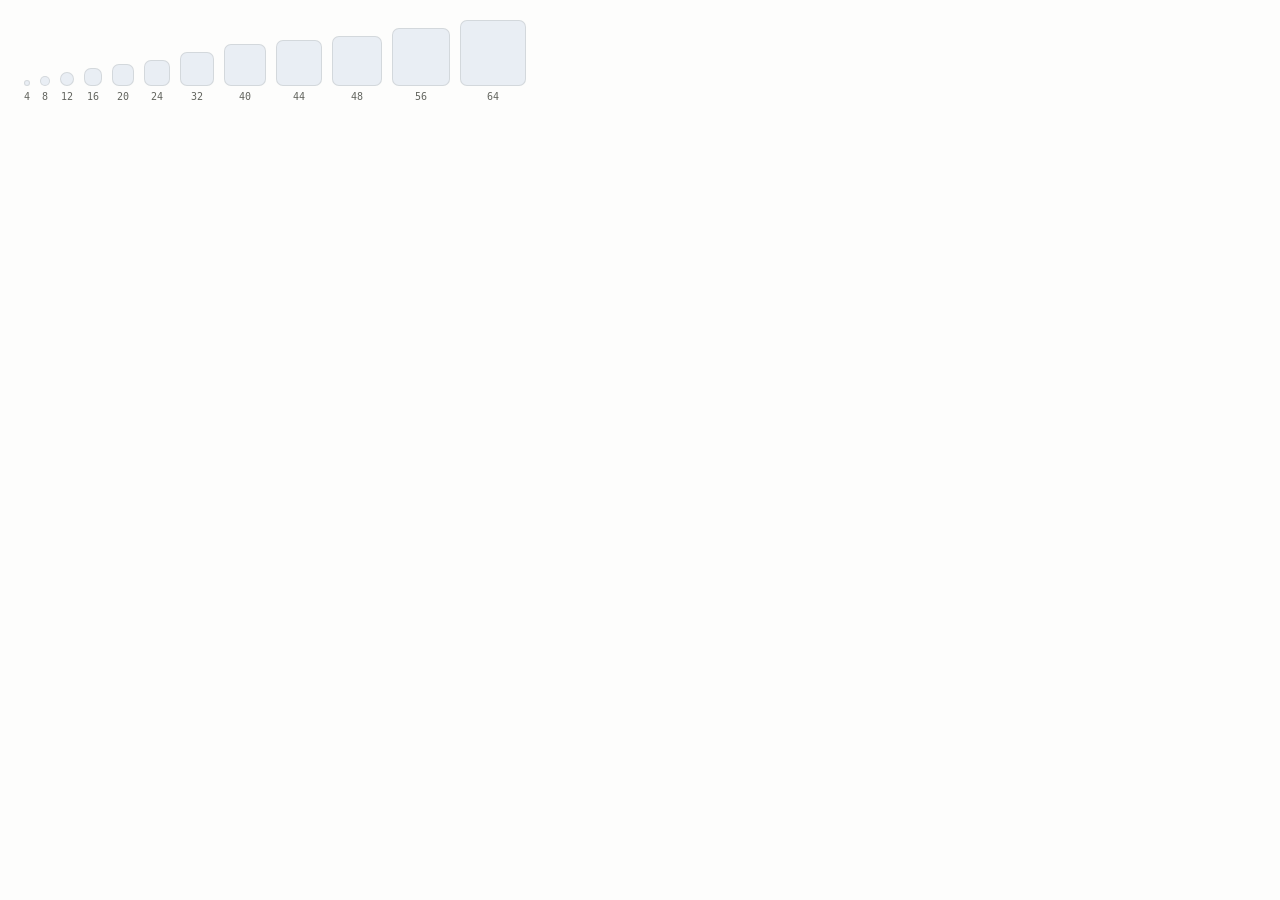
<file: guidelines/spacing-scale.card.html>
<!-- @dsCard group="Spacing" viewport="700x180" name="Spacing scale (8px grid)" subtitle="4 · 8 · 12 · 16 · 20 · 24 · 32 · 40 · 44 · 48 · 56 · 64" -->
<!DOCTYPE html><html><head><meta charset="utf-8"><link rel="stylesheet" href="../styles.css">
<style>body{margin:0;font-family:var(--font-body);background:var(--surface-card);padding:20px 24px}
.row{display:flex;align-items:flex-end;gap:10px;flex-wrap:wrap}
.b{display:flex;flex-direction:column;align-items:center;gap:5px}
.bar{background:var(--accent-soft);border:1px solid var(--border-1);border-radius:var(--radius-sm)}
.v{font-family:ui-monospace,monospace;font-size:10px;color:var(--fg-2)}</style>
</head><body>
<div class="row">
<div class="b"><div class="bar" style="width:var(--space-1);height:var(--space-1)"></div><span class="v">4</span></div>
<div class="b"><div class="bar" style="width:var(--space-2);height:var(--space-2)"></div><span class="v">8</span></div>
<div class="b"><div class="bar" style="width:var(--space-3);height:var(--space-3)"></div><span class="v">12</span></div>
<div class="b"><div class="bar" style="width:var(--space-4);height:var(--space-4)"></div><span class="v">16</span></div>
<div class="b"><div class="bar" style="width:var(--space-5);height:var(--space-5)"></div><span class="v">20</span></div>
<div class="b"><div class="bar" style="width:var(--space-6);height:var(--space-6)"></div><span class="v">24</span></div>
<div class="b"><div class="bar" style="width:var(--space-8);height:var(--space-8)"></div><span class="v">32</span></div>
<div class="b"><div class="bar" style="width:var(--space-10);height:var(--space-10)"></div><span class="v">40</span></div>
<div class="b"><div class="bar" style="width:var(--space-11);height:var(--space-11)"></div><span class="v">44</span></div>
<div class="b"><div class="bar" style="width:var(--space-12);height:var(--space-12)"></div><span class="v">48</span></div>
<div class="b"><div class="bar" style="width:var(--space-14);height:var(--space-14)"></div><span class="v">56</span></div>
<div class="b"><div class="bar" style="width:var(--space-16);height:var(--space-16)"></div><span class="v">64</span></div>
</div>
</body></html>
</file>
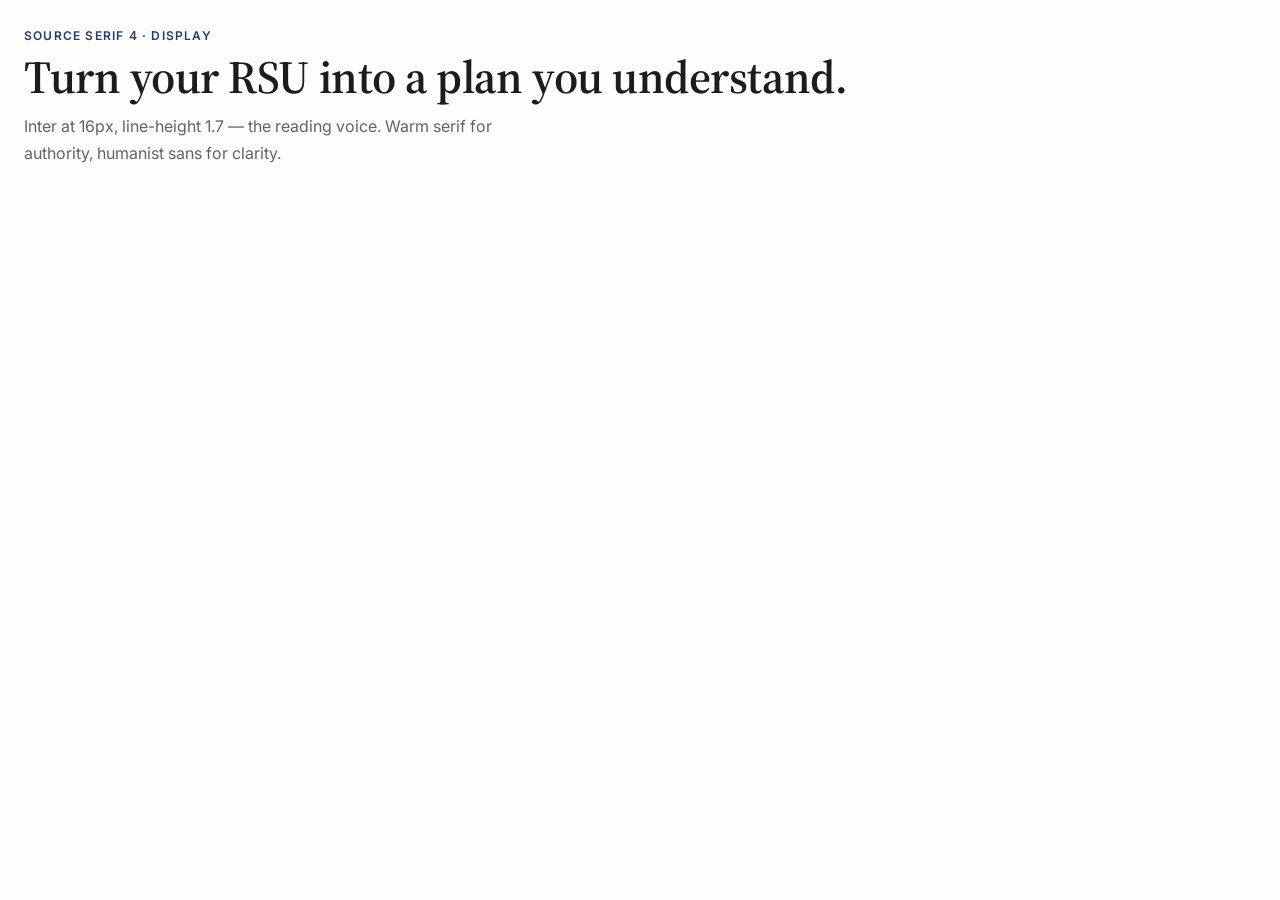
<file: guidelines/type-pairing.card.html>
<!-- @dsCard group="Type" viewport="700x220" name="Display & body pairing" subtitle="Source Serif 4 headlines over Inter body" -->
<!DOCTYPE html><html><head><meta charset="utf-8"><link rel="stylesheet" href="../styles.css">
<style>body{margin:0;font-family:var(--font-body);background:var(--surface-card);padding:24px;color:var(--fg-1)}
.eyebrow{font-size:var(--text-caption);letter-spacing:var(--tracking-eyebrow);text-transform:uppercase;color:var(--accent);font-weight:var(--fw-semibold)}
h1{font-family:var(--font-display);font-size:var(--text-h1);line-height:var(--lh-tight);font-weight:var(--fw-semibold);letter-spacing:var(--tracking-tight);margin:8px 0 10px}
p{font-size:var(--text-lead);line-height:var(--lh-body);color:var(--fg-2);max-width:52ch;margin:0}</style>
</head><body>
<span class="eyebrow">Source Serif 4 · display</span>
<h1>Turn your RSU into a plan you understand.</h1>
<p>Inter at 16px, line-height 1.7 — the reading voice. Warm serif for authority, humanist sans for clarity.</p>
</body></html>
</file>
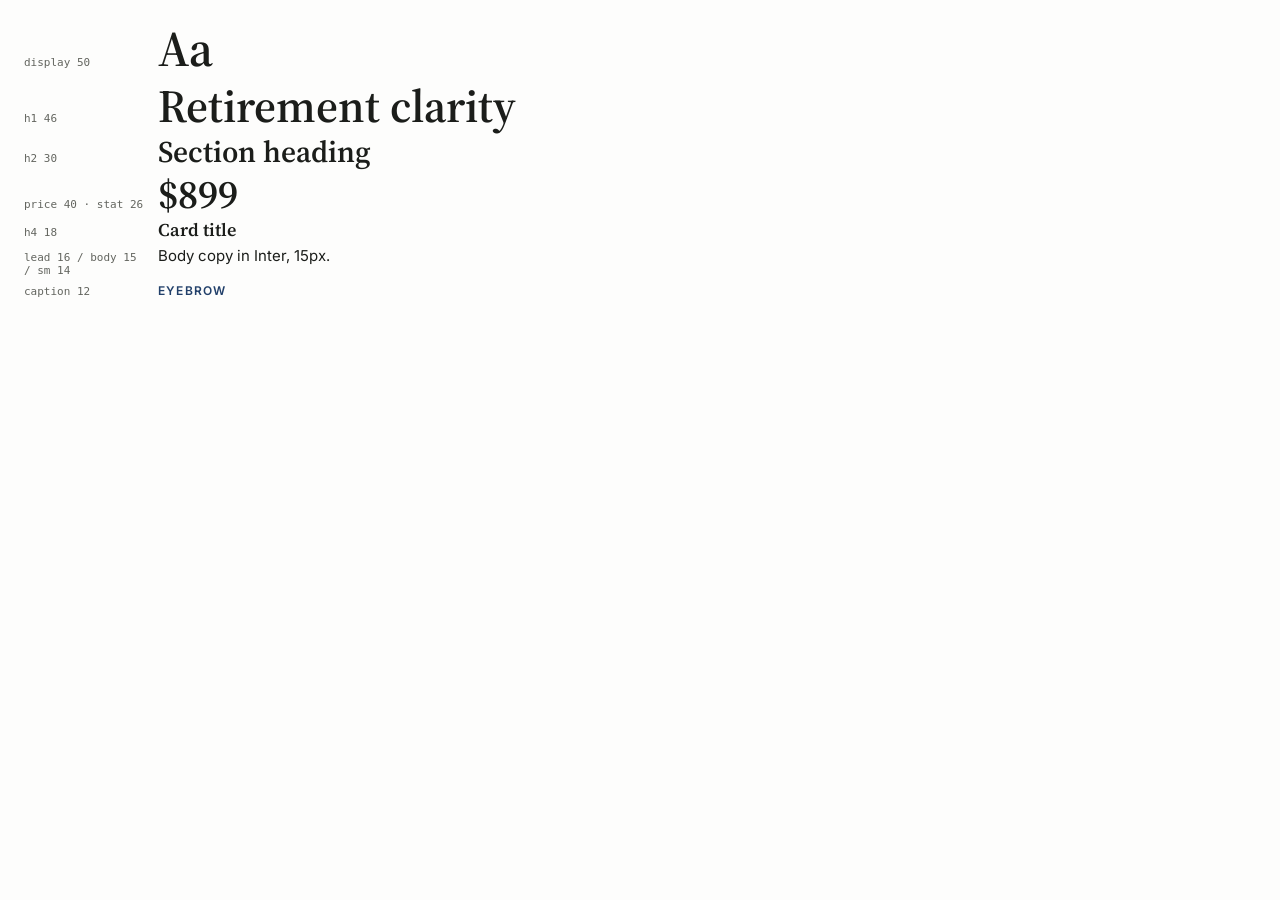
<file: guidelines/type-scale.card.html>
<!-- @dsCard group="Type" viewport="700x260" name="Type scale" subtitle="12 · 14 · 15 · 16 · 18 · 26 · 30 · 40 · 46 · 50" -->
<!DOCTYPE html><html><head><meta charset="utf-8"><link rel="stylesheet" href="../styles.css">
<style>body{margin:0;font-family:var(--font-body);background:var(--surface-card);padding:20px 24px;color:var(--fg-1)}
.r{display:flex;align-items:baseline;gap:14px;padding:3px 0}
.t{font-family:ui-monospace,monospace;font-size:11px;color:var(--fg-2);width:120px;flex:none}
.s{font-family:var(--font-display);font-weight:var(--fw-semibold);line-height:1.05}</style>
</head><body>
<div class="r"><span class="t">display 50</span><span class="s" style="font-size:var(--text-display)">Aa</span></div>
<div class="r"><span class="t">h1 46</span><span class="s" style="font-size:var(--text-h1)">Retirement clarity</span></div>
<div class="r"><span class="t">h2 30</span><span class="s" style="font-size:var(--text-h2)">Section heading</span></div>
<div class="r"><span class="t">price 40 · stat 26</span><span class="s" style="font-size:var(--text-price)">$899</span></div>
<div class="r"><span class="t">h4 18</span><span class="s" style="font-size:var(--text-h4)">Card title</span></div>
<div class="r"><span class="t">lead 16 / body 15 / sm 14</span><span style="font-family:var(--font-body);font-size:var(--text-body)">Body copy in Inter, 15px.</span></div>
<div class="r"><span class="t">caption 12</span><span style="font-family:var(--font-body);font-size:var(--text-caption);letter-spacing:var(--tracking-eyebrow);text-transform:uppercase;color:var(--accent);font-weight:600">Eyebrow</span></div>
</body></html>
</file>
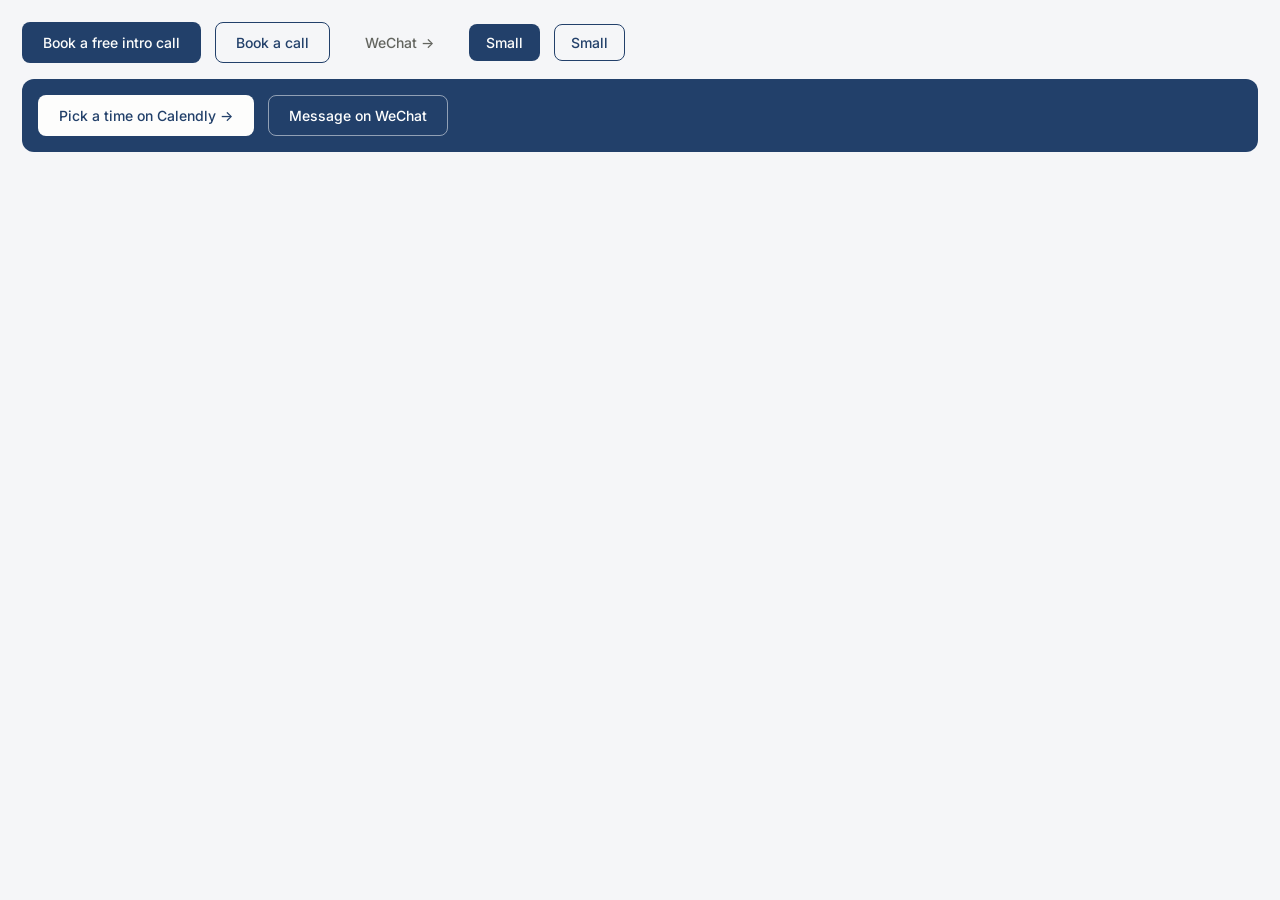
<file: components/actions/buttons.card.html>
<!-- @dsCard group="Components" viewport="700x150" name="Button" subtitle="primary · outline · ghost · on-accent, md & sm" -->
<!DOCTYPE html><html><head><meta charset="utf-8"><link rel="stylesheet" href="../../styles.css">
<style>
  body{margin:0;font-family:var(--font-body);background:var(--surface-page);padding:22px;display:flex;flex-direction:column;gap:16px}
  .row{display:flex;gap:14px;align-items:center;flex-wrap:wrap}
  .band{background:var(--accent);border-radius:var(--radius-lg);padding:16px;display:flex;gap:14px}
  .btn{display:inline-flex;align-items:center;gap:var(--space-2);font-family:var(--font-body);font-size:var(--text-sm);font-weight:var(--fw-medium);padding:11px 20px;border-radius:var(--radius-md);border:1px solid transparent;cursor:pointer;text-decoration:none}
  .primary{background:var(--accent);color:var(--fg-on-accent)}
  .outline{border-color:var(--accent);color:var(--accent);background:transparent}
  .ghost{color:var(--fg-2);background:transparent}
  .sm{padding:9px 16px}
  .on-accent{background:var(--fg-on-accent);color:var(--accent)}
</style></head><body>
  <div class="row">
    <a class="btn primary">Book a free intro call</a>
    <a class="btn outline">Book a call</a>
    <a class="btn ghost">WeChat →</a>
    <a class="btn primary sm">Small</a>
    <a class="btn outline sm">Small</a>
  </div>
  <div class="band">
    <a class="btn on-accent">Pick a time on Calendly →</a>
    <a class="btn" style="border-color:rgba(255,255,255,.5);color:#fff">Message on WeChat</a>
  </div>
</body></html>
</file>
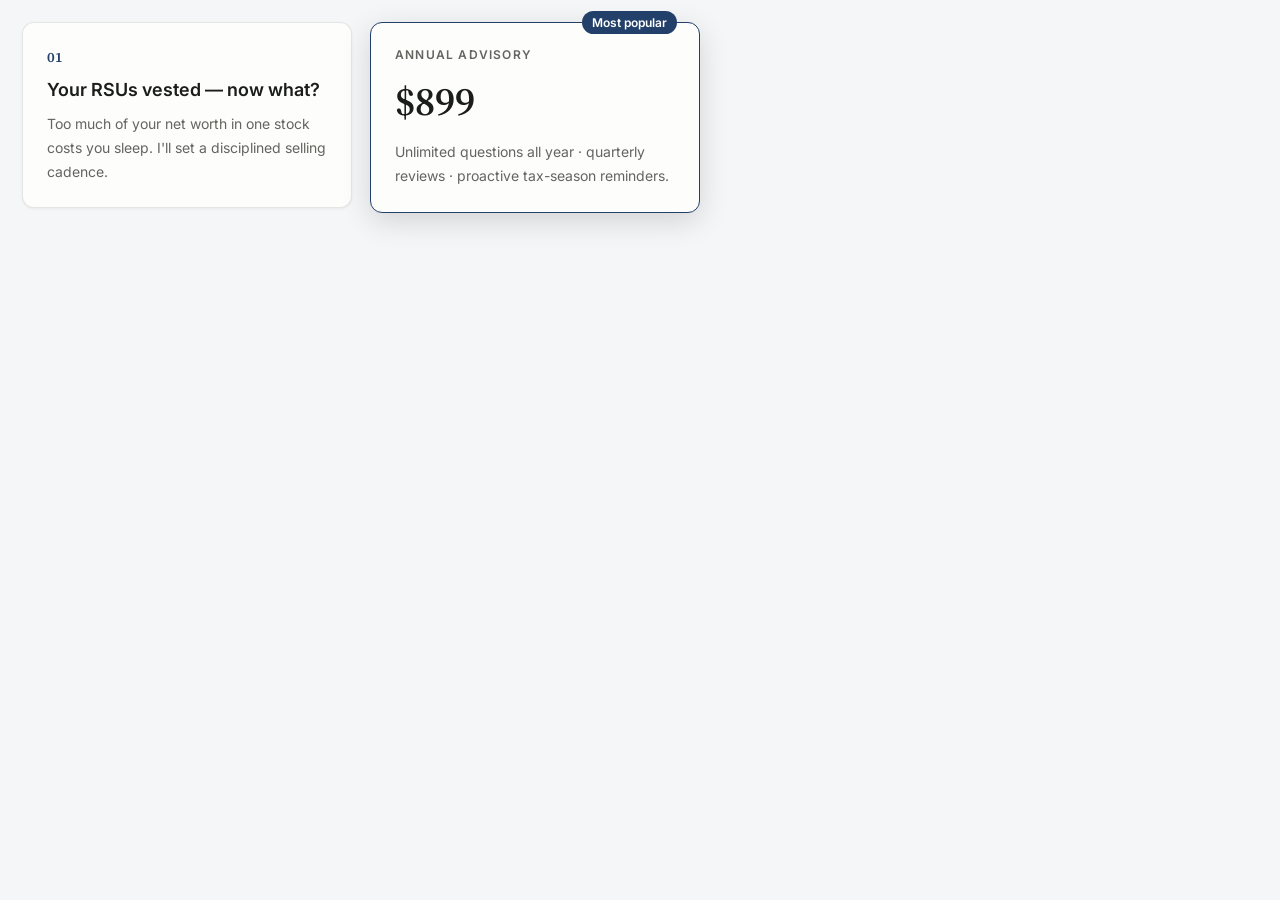
<file: components/surfaces/card.card.html>
<!-- @dsCard group="Components" viewport="700x260" name="Card" subtitle="Bordered surface + soft shadow; featured = accent border" -->
<!DOCTYPE html><html><head><meta charset="utf-8"><link rel="stylesheet" href="../../styles.css">
<style>
  body{margin:0;font-family:var(--font-body);background:var(--surface-page);padding:22px;display:flex;gap:18px;align-items:flex-start}
  .card{background:var(--surface-card);border:1px solid var(--border-1);border-radius:var(--radius-lg);padding:var(--card-pad);box-shadow:var(--shadow-sm);display:flex;flex-direction:column;gap:var(--space-3);width:280px;position:relative}
  .card.featured{border-color:var(--accent);box-shadow:var(--shadow-lg)}
  .kicker{font-size:var(--text-caption);letter-spacing:var(--tracking-eyebrow);text-transform:uppercase;color:var(--fg-2);font-weight:var(--fw-semibold)}
  .num{font-family:var(--font-display);font-size:var(--text-sm);color:var(--accent);font-weight:var(--fw-semibold)}
  h3{margin:0;font-size:var(--text-h4);font-weight:var(--fw-semibold);color:var(--fg-1)}
  p{margin:0;font-size:var(--text-sm);line-height:var(--lh-body);color:var(--fg-2)}
  .tag{position:absolute;top:-12px;right:22px;font-size:var(--text-caption);font-weight:var(--fw-semibold);color:#fff;background:var(--accent);padding:4px 10px;border-radius:var(--radius-pill)}
</style></head><body>
  <div class="card">
    <span class="num">01</span>
    <h3>Your RSUs vested — now what?</h3>
    <p>Too much of your net worth in one stock costs you sleep. I'll set a disciplined selling cadence.</p>
  </div>
  <div class="card featured">
    <span class="tag">Most popular</span>
    <span class="kicker">Annual Advisory</span>
    <h3 style="font-family:var(--font-display);font-size:var(--text-price)">$899</h3>
    <p>Unlimited questions all year · quarterly reviews · proactive tax-season reminders.</p>
  </div>
</body></html>
</file>
<file: styles.css>
/* Jess Advisory — design system entry point.
   Consumers link THIS one file. Keep it @import lines only. */
@import url("./tokens/fonts.css");
@import url("./tokens/colors.css");
@import url("./tokens/typography.css");
@import url("./tokens/spacing.css");
@import url("./tokens/radius-shadow.css");
</file>
